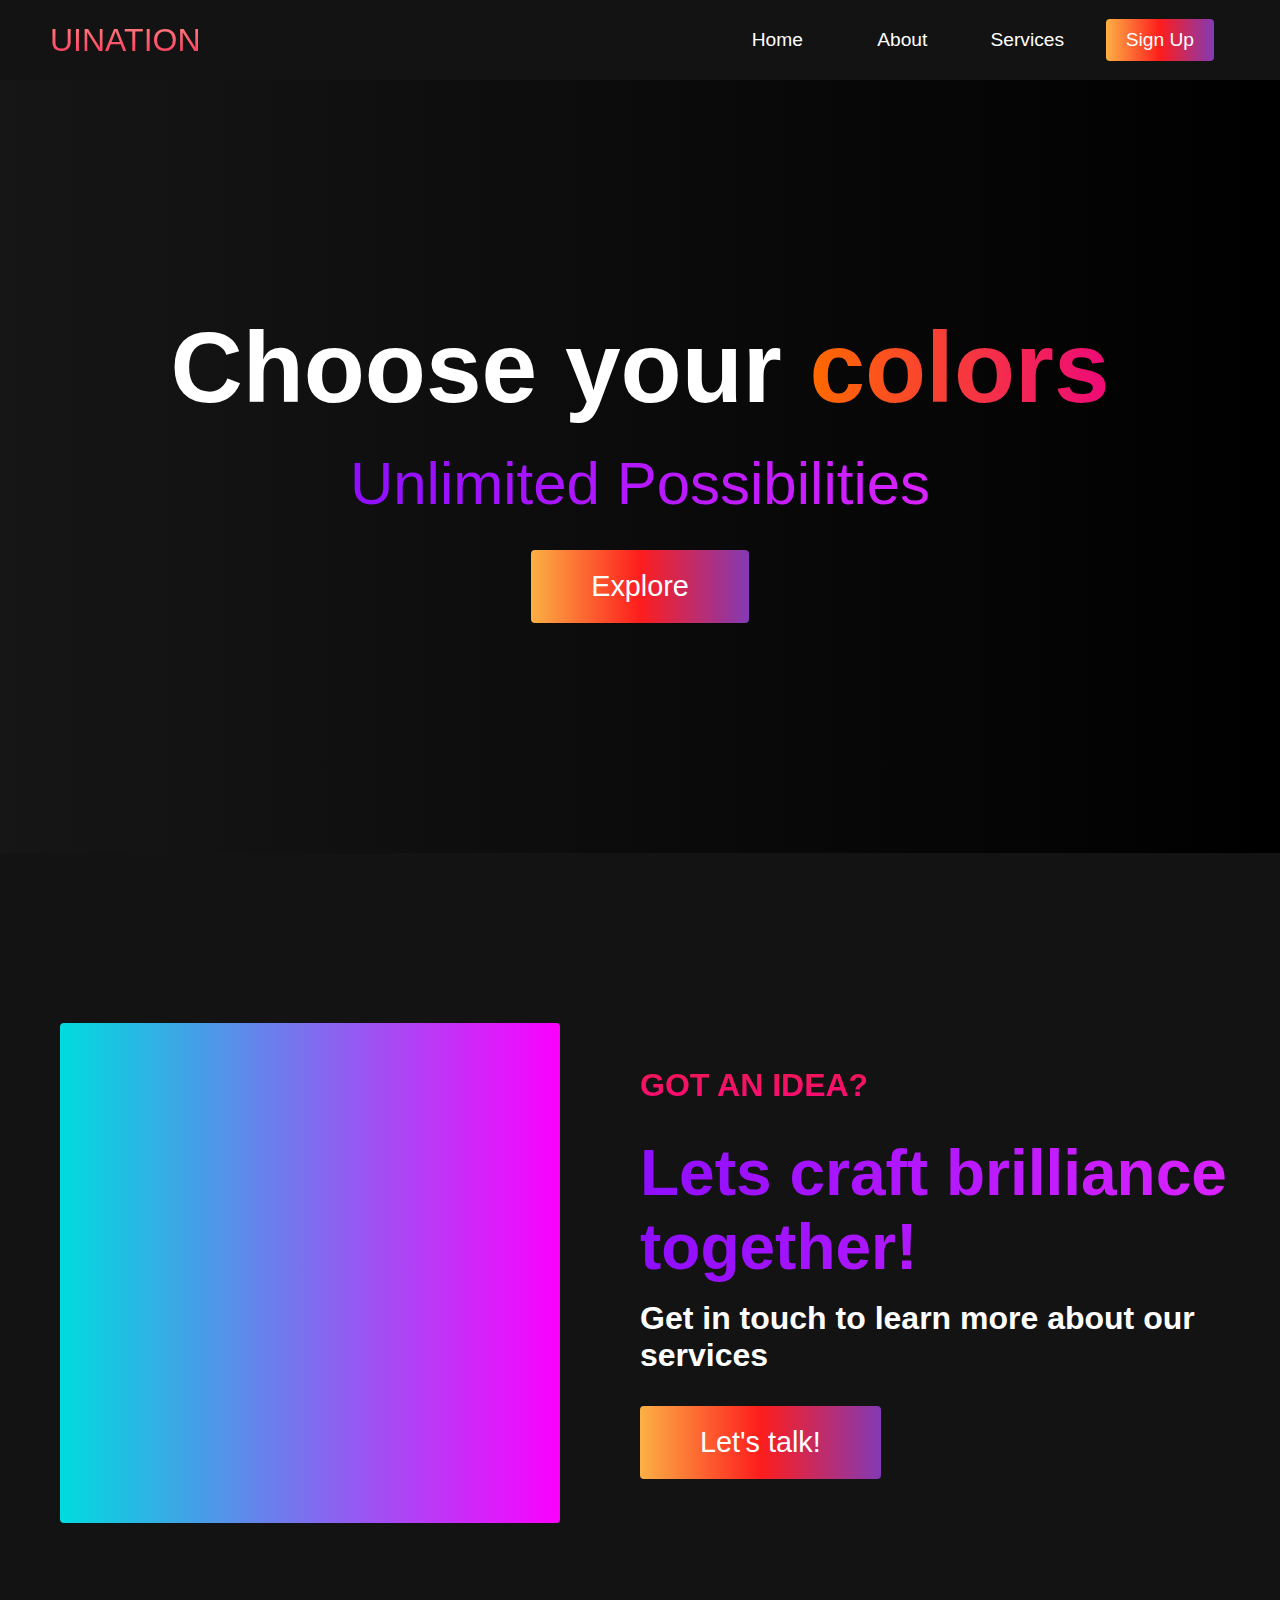
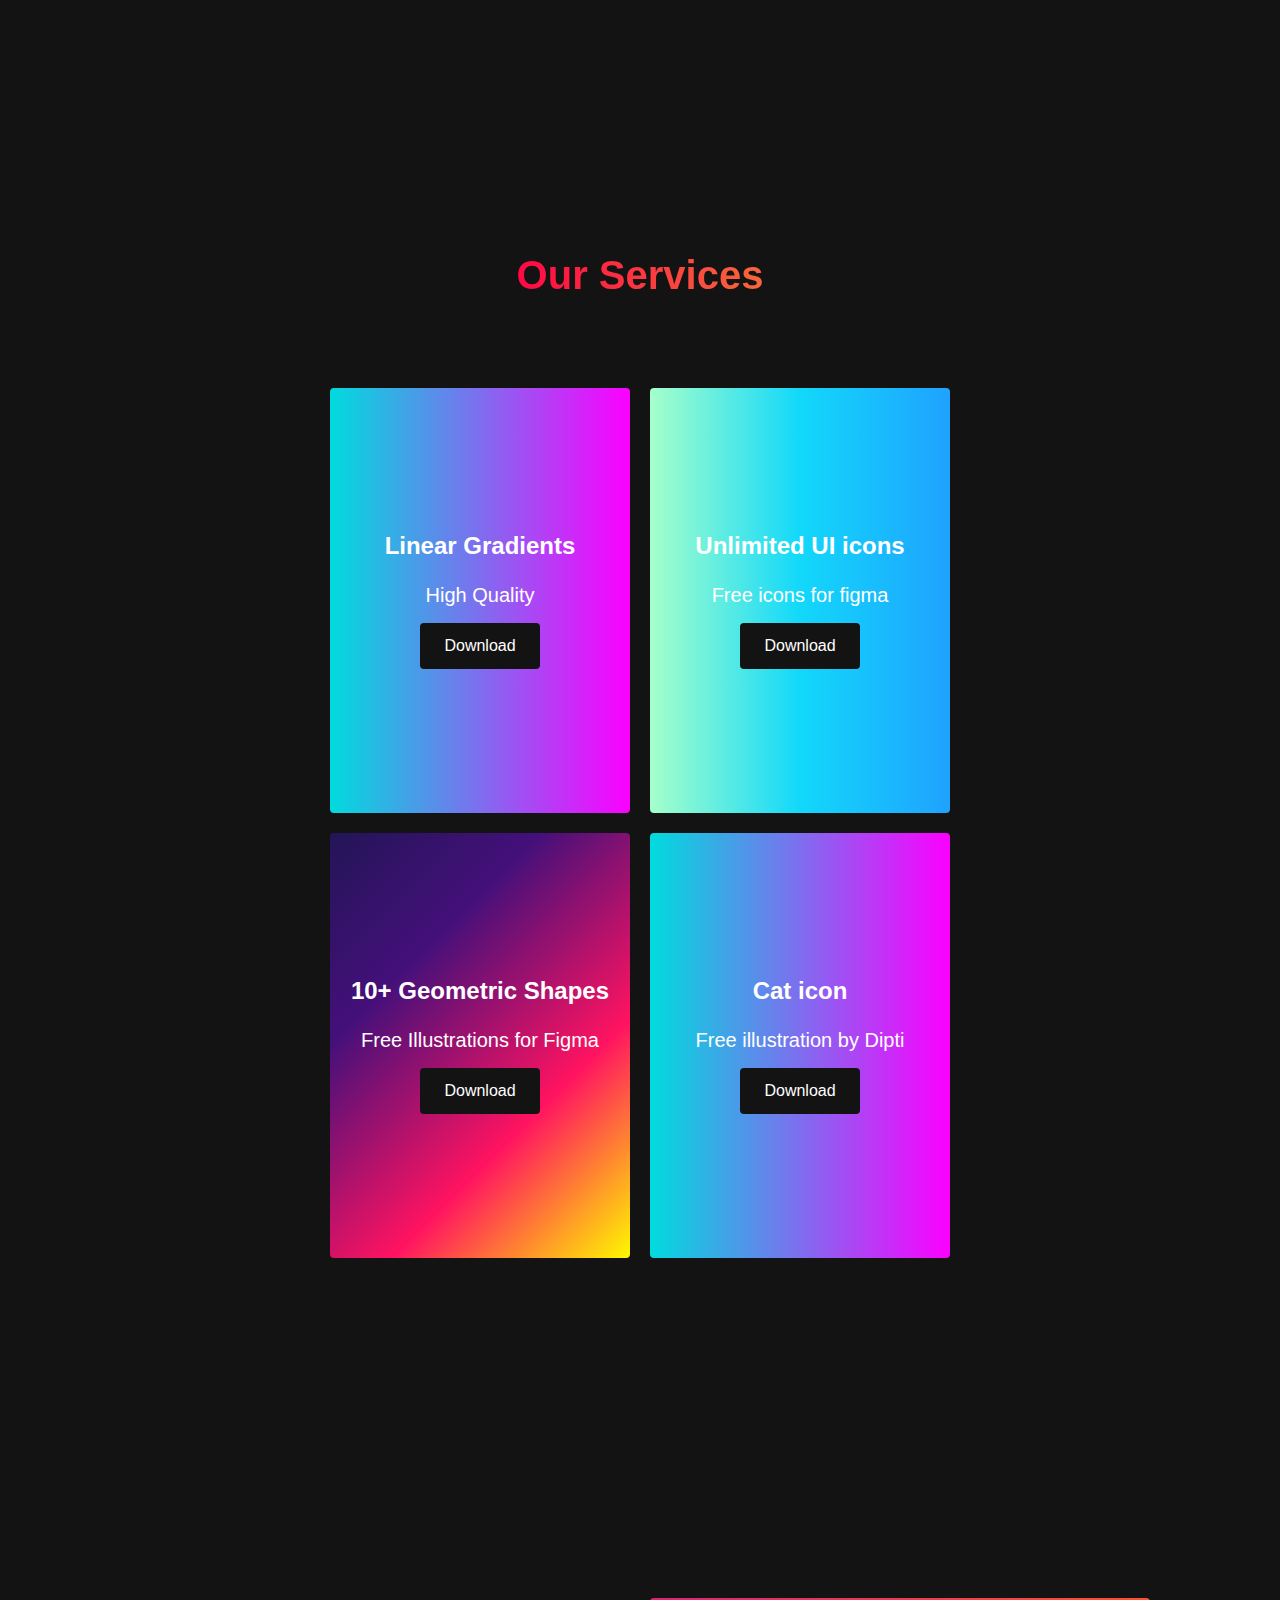
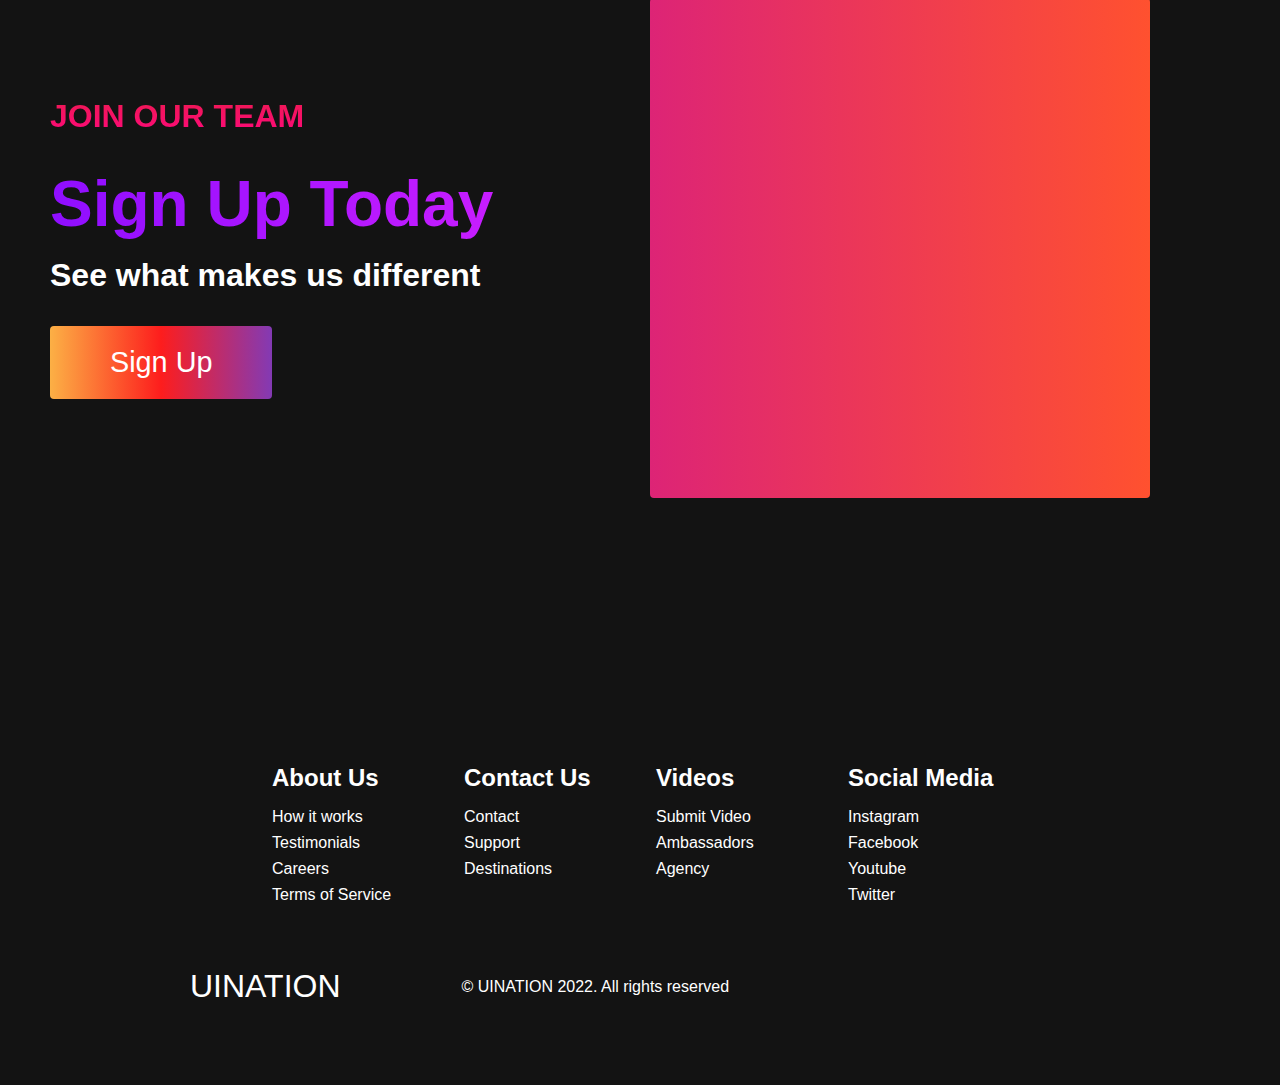
<file: index.html>
<!DOCTYPE html>
<html lang="en">
  <head>
    <meta charset="UTF-8" />
    <meta name="viewport" content="width=device-width, initial-scale=1.0" />
    <title>UiNation</title>
    <link rel="stylesheet" href="styles.css" />
    <link
      rel="stylesheet"
      href="https://use.fontawesome.com/releases/v5.14.0/css/all.css"
      integrity="sha384-HzLeBuhoNPvSl5KYnjx0BT+WB0QEEqLprO+NBkkk5gbc67FTaL7XIGa2w1L0Xbgc"
      crossorigin="anonymous"
    />
  </head>
  <body>
    <!-- Navbar Section -->
    <nav class="navbar">
      <div class="navbar__container">
        <a href="#home" id="navbar__logo">UINATION</a>
        <div class="navbar__toggle" id="mobile-menu">
          <span class="bar"></span> <span class="bar"></span>
          <span class="bar"></span>
        </div>
        <ul class="navbar__menu">
          <li class="navbar__item">
            <a href="#home" class="navbar__links" id="home-page">Home</a>
          </li>
          <li class="navbar__item">
            <a href="#about" class="navbar__links" id="about-page">About</a>
          </li>
          <li class="navbar__item">
            <a href="#services" class="navbar__links" id="services-page"
              >Services</a
            >
          </li>
          <li class="navbar__btn">
            <a href="login.html" class="button" id="signup">Sign Up</a>
          </li>
        </ul>
      </div>
    </nav>

    <!-- Hero Section -->
    <div class="hero" id="home">
      <div class="hero__container">
        <h1 class="hero__heading">Choose your <span>colors</span></h1>
        <p class="hero__description">Unlimited Possibilities</p>
        <button class="main__btn"><a href="https://coolors.co/eee2df-eed7c5-c89f9c-c97c5d-b36a5e" target="_blank" >Explore</a></button>
      </div>
    </div>

    <!-- About Section -->
    <div class="main" id="about">
      <div class="main__container">
        <div class="main__img--container">
          <div class="main__img--card"><i class="fas fa-layer-group"></i></div>
        </div>
        <div class="main__content">
          <h1>Got An Idea?</h1>
          <h2>Lets craft brilliance together!</h2>
          <p>Get in touch to learn more about our services</p>
          <button class="main__btn"><a href="mailto:diptisarkar576@gmail.com" target="_blank">Let's talk!</a></button>
        </div>
      </div>
    </div>

    <!-- Services Section -->
    <div class="services" id="services">
      <h1>Our Services</h1>
      <div class="services__wrapper">

        <div class="services__card">
          <h2>Linear Gradients</h2>
          <p>High Quality</p>
          <div class="services__btn"><button><a href="./files/gradients.zip" download='Gradients' class="download__btn">Download
          <i class="fa fa-download"></i></a></button></div>
        </div>

        <div class="services__card">
          <h2>Unlimited UI icons</h2>
          <p>Free icons for figma</p>
          <div class="services__btn"><button><a href="https://www.figma.com/community/file/1174538475725466192" target="_blank" class="download__btn">Download
          <i class="fa fa-download"></i></a></button></div>
        </div>

        <div class="services__card">
          <h2>10+ Geometric Shapes</h2>
          <p>Free Illustrations for Figma</p>
          <div class="services__btn"><button><a href="https://www.figma.com/community/file/1174537804350511695" target="_blank" class="download__btn">Download
          <i class="fa fa-download"></i></a></button></div>
        </div>

        <div class="services__card">
          <h2>Cat icon</h2>
          <p>Free illustration by Dipti</p>
          <div class="services__btn"><button><a href="https://www.figma.com/community/file/1104830617023134673" target="_blank" class="download__btn">Download
          <i class="fa fa-download"></i></a></button></div>
        </div>

      </div>
    </div>

    <!-- Features Section -->
    <div class="main" id="sign-up">
      <div class="main__container">
        <div class="main__content">
          <h1>Join Our Team</h1>
          <h2>Sign Up Today</h2>
          <p>See what makes us different</p>
          <button class="main__btn"><a href="login.html">Sign Up</a></button>
        </div>
        <div class="main__img--container">
          <div class="main__img--card" id="card-2">
            <i class="fas fa-users"></i>
          </div>
        </div>
      </div>
    </div>

    <!-- Footer Section -->
    <div class="footer__container">
      <div class="footer__links">
        <div class="footer__link--wrapper">
          <div class="footer__link--items">
            <h2>About Us</h2>
            <a href="/">How it works</a> <a href="/">Testimonials</a>
            <a href="/">Careers</a> <a href="/">Terms of Service</a>
          </div>
          <div class="footer__link--items">
            <h2>Contact Us</h2>
            <a href="mailto:diptisarkar576@gmail.com">Contact</a> <a href="/">Support</a>
            <a href="/">Destinations</a>
          </div>
        </div>
        <div class="footer__link--wrapper">
          <div class="footer__link--items">
            <h2>Videos</h2>
            <a href="/">Submit Video</a> <a href="/">Ambassadors</a>
            <a href="/">Agency</a>
          </div>
          <div class="footer__link--items">
            <h2>Social Media</h2>
            <a href="https://www.instagram.com/rhinogeeks/" target="_blank">Instagram</a> <a href="/">Facebook</a>
            <a href="https://www.youtube.com/channel/UCH0VwlYF-pY00_q2c5474oQ/featured" target="_blank">Youtube</a> <a href="/">Twitter</a>
          </div>
        </div>
      </div>
      <section class="social__media">
        <div class="social__media--wrap">
          <div class="footer__logo">
            <a href="/" id="footer__logo">UINATION</a>
          </div>
          <p class="website__rights">© UINATION 2022. All rights reserved</p>
          <div class="social__icons">
            <a href="/" class="social__icon--link" target="_blank"
              ><i class="fab fa-facebook"></i
            ></a>
            <a href="https://www.instagram.com/rhinogeeks/" target="_blank" class="social__icon--link"
              ><i class="fab fa-instagram"></i
            ></a>
            <a href="https://www.youtube.com/channel/UCH0VwlYF-pY00_q2c5474oQ/featured" target="_blank" class="social__icon--link"
              ><i class="fab fa-youtube"></i
            ></a>
            <a href="https://www.linkedin.com/company/74891073/admin/" target="_blank" class="social__icon--link"
              ><i class="fab fa-linkedin"></i
            ></a>
            <a href="/" class="social__icon--link"
              ><i class="fab fa-twitter"></i
            ></a>
          </div>
        </div>
      </section>
    </div>

    <script src="app.js"></script>
  </body>
</html>
</file>
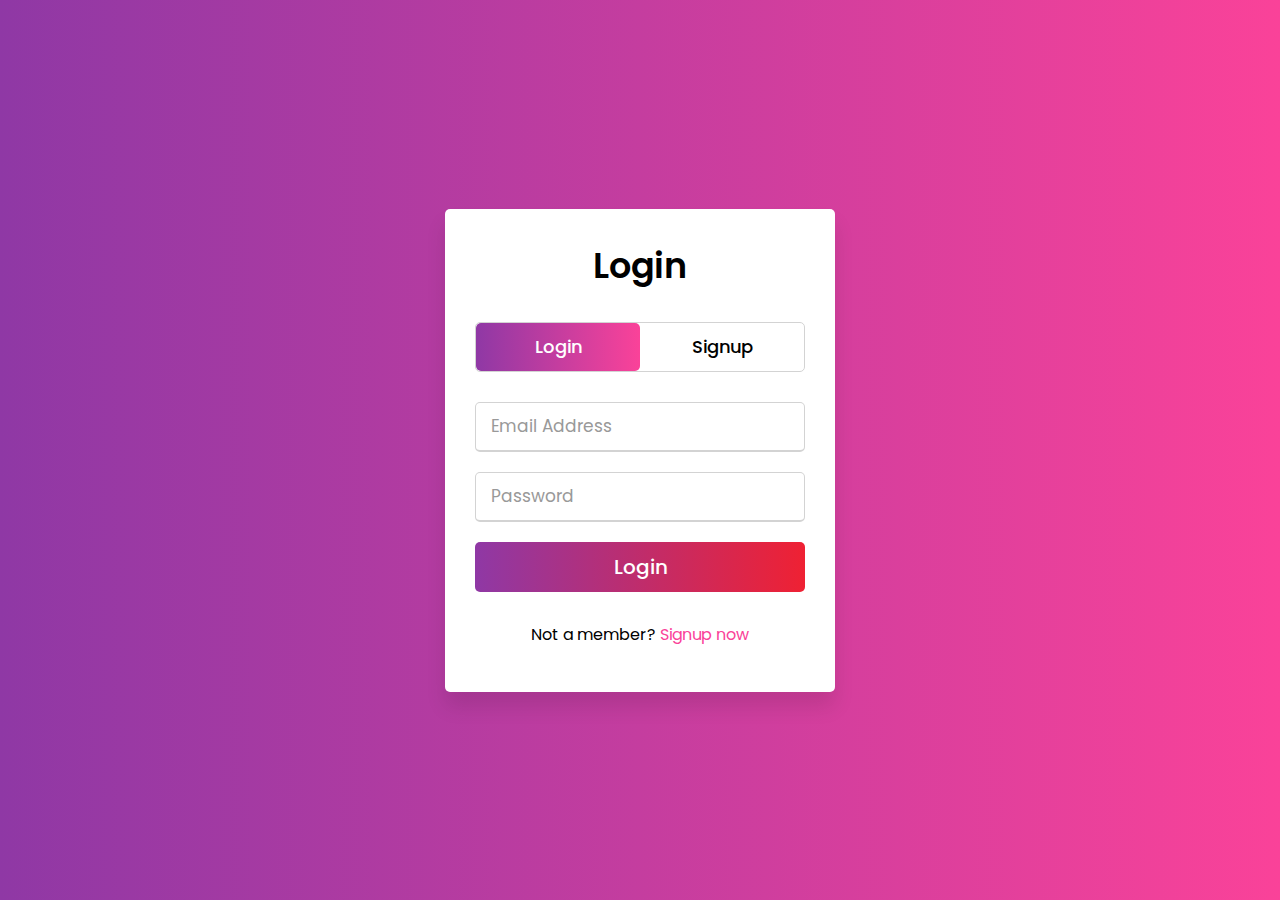
<file: login.html>
<!DOCTYPE html>
<html lang="en" dir="ltr">

<head>
  <meta charset="utf-8" />
  <title>UiNation</title>
  <link rel="stylesheet" href="login.css" />
  <meta name="viewport" content="width=device-width, initial-scale=1.0" />
</head>

<body>
  <div class="wrapper">
    <div class="title-text">
      <div class="title login">Login</div>
      <div class="title signup">Signup</div>
    </div>
    <div class="form-container">
      <div class="slide-controls">
        <input type="radio" name="slide" id="login" checked />
        <input type="radio" name="slide" id="signup" />
        <label for="login" class="slide login">Login</label>
        <label for="signup" class="slide signup">Signup</label>
        <div class="slider-tab"></div>
      </div>
      <div class="form-inner">
        <form action="index.html" class="login">
          <div class="field">
            <input type="email" placeholder="Email Address" required />
          </div>
          <div class="field">
            <input type="password" placeholder="Password" required />
          </div>

          <div class="field btn">
            <div class="btn-layer"></div>
            <input type="submit" value="Login" />
          </div>
          <div class="signup-link">
            Not a member? <a href="">Signup now</a>
          </div>
        </form>

        <div class="signup" name="form1">
          <div class="field">
            <input type="text" placeholder="Email Address" id="email" name="text1" required />
          </div>
          <div class="field">
            <input type="password" placeholder="Password" id="pass" maxlength="20" minlength="8" required />
          </div>
          <div class="field">
            <input type="password" placeholder="Confirm password" id="conf_pass" maxlength="20" minlength="8"
              required />
          </div>
          <div class="field btn">
            <div class="btn-layer"></div>
            <input type="submit" value="Signup" onclick="checkpassword();" />
          </div>
        </div>
      </div>
    </div>
  </div>
  <script>
    const loginText = document.querySelector(".title-text .login");
    const loginForm = document.querySelector("form.login");
    const loginBtn = document.querySelector("label.login");
    const signupBtn = document.querySelector("label.signup");
    const signupLink = document.querySelector("form .signup-link a");
    signupBtn.onclick = () => {
      loginForm.style.marginLeft = "-50%";
      loginText.style.marginLeft = "-50%";
    };
    loginBtn.onclick = () => {
      loginForm.style.marginLeft = "0%";
      loginText.style.marginLeft = "0%";
    };
    signupLink.onclick = () => {
      signupBtn.click();
      return false;
    };

    function checkpassword() {

      var email = document.getElementById("email").value;
      var password = document.getElementById("pass").value;
      var confirm_password = document.getElementById("conf_pass").value;

      if ((email.includes("@")) && (email.includes("."))) {
        // alert("email format correct")
        if (password === confirm_password) {
          window.location.href = "/"
        }
        if (password !== confirm_password) {
          alert("Password not matched");
        }
      }
      else {
        alert("please enter correct email")
      }
    }
  </script>
</body>

</html>
</file>
<file: styles.css>
* {
  box-sizing: border-box;
  margin: 0;
  padding: 0;
  font-family: "Kumbh Sans", sans-serif;
  scroll-behavior: smooth;
}

.navbar {
  background: #131313;
  height: 80px;
  display: flex;
  justify-content: center;
  align-items: center;
  font-size: 1.2rem;
  position: sticky;
  top: 0;
  z-index: 999;
}

.navbar__container {
  display: flex;
  justify-content: space-between;
  height: 80px;
  z-index: 1;
  width: 100%;
  max-width: 1300px;
  margin: 0 auto;
  padding: 0 50px;
}

#navbar__logo {
  background-color: #ff8177;
  background-image: linear-gradient(to top, #ff0844 0%, #ffb199 100%);
  background-size: 100%;
  -webkit-background-clip: text;
  -moz-background-clip: text;
  -webkit-text-fill-color: transparent;
  -moz-text-fill-color: transparent;
  display: flex;
  align-items: center;
  cursor: pointer;
  text-decoration: none;
  font-size: 2rem;
}

.navbar__menu {
  display: flex;
  align-items: center;
  list-style: none;
}

.navbar__item {
  height: 80px;
}

.navbar__links {
  color: #fff;
  display: flex;
  align-items: center;
  justify-content: center;
  width: 125px;
  text-decoration: none;
  height: 100%;
  transition: all 0.3s ease;
}

.navbar__btn {
  display: flex;
  justify-content: center;
  align-items: center;
  padding: 0 1rem;
  width: 100%;
}

.button {
  display: flex;
  justify-content: center;
  align-items: center;
  text-decoration: none;
  padding: 10px 20px;
  height: 100%;
  width: 100%;
  border: none;
  outline: none;
  border-radius: 4px;
  background: #833ab4;
  background: -webkit-linear-gradient(to right, #fcb045, #fd1d1d, #833ab4);
  background: linear-gradient(to right, #fcb045, #fd1d1d, #833ab4);
  color: #fff;
  transition: all 0.3s ease;
}

.navbar__links:hover {
  color: #9518fc;
  transition: all 0.3s ease;
}

@media screen and (max-width: 960px) {
  .navbar__container {
    display: flex;
    justify-content: space-between;
    height: 80px;
    z-index: 1;
    width: 100%;
    max-width: 1300px;
    padding: 0;
  }

  .navbar__menu {
    display: grid;
    grid-template-columns: auto;
    margin: 0;
    width: 100%;
    position: absolute;
    top: -1000px;
    opacity: 1;
    transition: all 0.5s ease;
    z-index: -1;
  }

  .navbar__menu.active {
    background: #131313;
    top: 100%;
    opacity: 1;
    transition: all 0.5s ease;
    z-index: 99;
    height: 60vh;
    font-size: 1.6rem;
  }

  #navbar__logo {
    padding-left: 25px;
  }

  .navbar__toggle .bar {
    width: 25px;
    height: 3px;
    margin: 5px auto;
    transition: all 0.3s ease-in-out;
    background: #fff;
  }

  .navbar__item {
    width: 100%;
  }

  .navbar__links {
    text-align: center;
    padding: 2rem;
    width: 100%;
    display: table;
  }

  .navbar__btn {
    padding-bottom: 2rem;
  }

  .button {
    display: flex;
    justify-content: center;
    align-items: center;
    width: 80%;
    height: 80px;
    margin: 0;
  }

  #mobile-menu {
    position: absolute;
    top: 20%;
    right: 5%;
    transform: translate(5%, 20%);
  }

  .navbar__toggle .bar {
    display: block;
    cursor: pointer;
  }

  #mobile-menu.is-active .bar:nth-child(2) {
    opacity: 0;
  }

  #mobile-menu.is-active .bar:nth-child(1) {
    transform: translateY(8px) rotate(45deg);
  }

  #mobile-menu.is-active .bar:nth-child(3) {
    transform: translateY(-8px) rotate(-45deg);
  }
}

/* Hero Section */
.hero {
  background: #000000;
  background: linear-gradient(to right, #161616, #000000);
  padding: 200px 0;
}

.hero__container {
  display: flex;
  flex-direction: column;
  justify-content: center;
  align-items: center;
  max-width: 1200px;
  margin: 0 auto;
  height: 90%;
  text-align: center;
  padding: 30px;
}

.hero__heading {
  font-size: 100px;
  margin-bottom: 24px;
  color: #fff;
}

.hero__heading span {
  background: #ee0979; /* fallback for old browsers */
  background: -webkit-linear-gradient(
    to right,
    #ff6a00,
    #ee0979
  ); /* Chrome 10-25, Safari 5.1-6 */
  background: linear-gradient(
    to right,
    #ff6a00,
    #ee0979
  ); /* W3C, IE 10+/ Edge, Firefox 16+, Chrome 26+, Opera 12+, Safari 7+ */
  background-size: 100%;
  -webkit-background-clip: text;
  -moz-background-clip: text;
  -webkit-text-fill-color: transparent;
  -mo-text-fill-color: transparent;
}

.hero__description {
  font-size: 60px;
  background: #da22ff; /* fallback for old browsers */
  background: -webkit-linear-gradient(
    to right,
    #9114ff,
    #da22ff
  ); /* Chrome 10-25, Safari 5.1-6 */
  background: linear-gradient(
    to right,
    #8f0eff,
    #da22ff
  ); /* W3C, IE 10+/ Edge, Firefox 16+, Chrome 26+, Opera 12+, Safari 7+ */
  background-size: 100%;
  -webkit-background-clip: text;
  -moz-background-clip: text;
  -webkit-text-fill-color: transparent;
  -moz-text-fill-color: transparent;
}

.highlight {
  border-bottom: 4px solid rgb(132, 0, 255);
}

@media screen and (max-width: 768px) {
  .hero__heading {
    font-size: 60px;
  }

  .hero__description {
    font-size: 40px;
  }
}

/* About Section */
.main {
  background-color: #131313;
  padding: 10rem 0;
}

.main__container {
  display: grid;
  grid-template-columns: 1fr 1fr;
  align-items: center;
  justify-content: center;
  margin: 0 auto;
  height: 90%;
  z-index: 1;
  width: 100%;
  max-width: 1300px;
  padding: 0 50px;
}

.main__content {
  color: #fff;
  width: 100%;
}

.main__content h1 {
  font-size: 2rem;
  background-color: #fe3b6f;
  background-image: linear-gradient(to top, #ff087b 0%, #ed1a52 100%);
  background-size: 100%;
  -webkit-background-clip: text;
  -moz-background-clip: text;
  -webkit-text-fill-color: transparent;
  -moz-text-fill-color: transparent;
  text-transform: uppercase;
  margin-bottom: 32px;
}

.main__content h2 {
  font-size: 4rem;
  background: #ff8177; /* fallback for old browsers */
  background: -webkit-linear-gradient(
    to right,
    #9114ff,
    #da22ff
  ); /* Chrome 10-25, Safari 5.1-6 */
  background: linear-gradient(
    to right,
    #8f0eff,
    #da22ff
  ); /* W3C, IE 10+/ Edge, Firefox 16+, Chrome 26+, Opera 12+, Safari 7+ */
  background-size: 100%;
  -webkit-background-clip: text;
  -moz-background-clip: text;
  -webkit-text-fill-color: transparent;
  -moz-text-fill-color: transparent;
}

.main__content p {
  margin-top: 1rem;
  font-size: 2rem;
  font-weight: 700;
}

.main__btn {
  font-size: 1.8rem;
  background: #833ab4;
  background: -webkit-linear-gradient(to right, #fcb045, #fd1d1d, #833ab4);
  background: linear-gradient(to right, #fcb045, #fd1d1d, #833ab4);
  padding: 20px 60px;
  border: none;
  border-radius: 4px;
  margin-top: 2rem;
  cursor: pointer;
  position: relative;
  transition: all 0.35s;
  outline: none;
}

.main__btn a {
  position: relative;
  z-index: 2;
  color: #fff;
  text-decoration: none;
}

.main__btn:after {
  position: absolute;
  content: "";
  top: 0;
  left: 0;
  width: 0;
  height: 100%;
  background: #ff1ead;
  transition: all 0.35s;
  border-radius: 4px;
}

.main__btn:hover {
  color: #fff;
}

.main__btn:hover:after {
  width: 100%;
}

.main__img--container {
  text-align: center;
}

.main__img--card {
  margin: 10px;
  height: 500px;
  width: 500px;
  border-radius: 4px;
  display: flex;
  flex-direction: column;
  justify-content: center;
  color: #fff;
  background-image: linear-gradient(to right, #00dbde 0%, #fc00ff 100%);
}

.fa-layer-group,
.fa-users {
  font-size: 14rem;
}

#card-2 {
  background: #ff512f;
  background: -webkit-linear-gradient(to right, #dd2476, #ff512f);
  background: linear-gradient(to right, #dd2476, #ff512f);
}

/* Mobile Responsive */
@media screen and (max-width: 1100px) {
  .main__container {
    display: grid;
    grid-template-columns: 1fr;
    align-items: center;
    justify-content: center;
    width: 100%;
    margin: 0 auto;
    height: 90%;
  }

  .main__img--container {
    display: flex;
    justify-content: center;
  }

  .main__img--card {
    height: 425px;
    width: 425px;
  }

  .main__content {
    text-align: center;
    margin-bottom: 4rem;
  }

  .main__content h1 {
    font-size: 2.5rem;
    margin-top: 2rem;
  }

  .main__content h2 {
    font-size: 3rem;
  }

  .main__content p {
    margin-top: 1rem;
    font-size: 1.5rem;
  }
}

@media screen and (max-width: 480px) {
  .main__img--card {
    width: 250px;
    height: 250px;
  }

  .fa-users,
  .fa-layer-group {
    font-size: 4rem;
  }

  .main__content h1 {
    font-size: 2rem;
    margin-top: 3rem;
  }
  .main__content h2 {
    font-size: 2rem;
  }

  .main__content p {
    margin-top: 2rem;
  }

  .main__btn {
    padding: 12px 36px;
    margin: 2.5rem 0;
  }
}

/* Services Section */
.services {
  background: #131313;
  display: flex;
  flex-direction: column;
  justify-content: center;
  align-items: center;
  height: 100%;
  padding: 10rem 0;
}

.services h1 {
  background-color: #ff8177;
  background-image: linear-gradient(to right, #ff0844 0%, #f7673c 100%);
  background-size: 100%;
  -webkit-background-clip: text;
  -moz-background-clip: text;
  -webkit-text-fill-color: transparent;
  -moz-text-fill-color: transparent;
  margin-bottom: 5rem;
  font-size: 2.5rem;
}

.services__wrapper {
  display: grid;
  grid-template-columns: 1fr 1fr 1fr 1fr;
  grid-template-rows: 1fr;
}

.services__card {
  margin: 10px;
  height: 425px;
  width: 300px;
  border-radius: 4px;
  display: flex;
  flex-direction: column;
  justify-content: center;
  color: #fff;
  background-image: linear-gradient(to right, #00dbde 0%, #fc00ff 100%);
  transition: 0.3s ease-in;
}

.services__card:nth-child(2) {
  background: #1fa2ff; /* fallback for old browsers */
  background: -webkit-linear-gradient(
    to right,
    #a6ffcb,
    #12d8fa,
    #1fa2ff
  ); /* Chrome 10-25, Safari 5.1-6 */
  background: linear-gradient(
    to right,
    #a6ffcb,
    #12d8fa,
    #1fa2ff
  ); /* W3C, IE 10+/ Edge, Firefox 16+, Chrome 26+, Opera 12+, Safari 7+ */
}

.services__card:nth-child(3) {
  background-image: linear-gradient(
    -225deg,
    #231557 0%,
    #44107a 29%,
    #ff1361 67%,
    #fff800 100%
  );
}

.services__card h2 {
  text-align: center;
}

.services__card p {
  text-align: center;
  margin-top: 24px;
  font-size: 20px;
}

.services__btn {
  display: flex;
  justify-content: center;
  margin-top: 16px;
}

.services__card button {
  color: #fff;
  padding: 14px 24px;
  border: none;
  outline: none;
  border-radius: 4px;
  background: #131313;
  font-size: 1rem;
}

.services__card button:hover {
  cursor: pointer;
}

.services__card:hover {
  transform: scale(1.075);
  transition: 0.3s ease-in;
  cursor: pointer;
}

@media screen and (max-width: 1300px) {
  .services__wrapper {
    grid-template-columns: 1fr 1fr;
  }
}

@media screen and (max-width: 768px) {
  .services__wrapper {
    grid-template-columns: 1fr;
  }
}

/* Footer CSS */
.footer__container {
  background-color: #131313;
  padding: 5rem 0;
  display: flex;
  flex-direction: column;
  justify-content: center;
  align-items: center;
}

#footer__logo {
  color: #fff;
  display: flex;
  align-items: center;
  cursor: pointer;
  text-decoration: none;
  font-size: 2rem;
}

.footer__links {
  width: 100%;
  max-width: 1000px;
  display: flex;
  justify-content: center;
}

.footer__link--wrapper {
  display: flex;
}

.footer__link--items {
  display: flex;
  flex-direction: column;
  align-items: flex-start;
  margin: 16px;
  text-align: left;
  width: 160px;
  box-sizing: border-box;
}

.footer__link--items h2 {
  margin-bottom: 16px;
  color: #fff;
}

.footer__link--items a {
  color: #fff;
  text-decoration: none;
  margin-bottom: 0.5rem;
  transition: 0.3 ease-out;
}

.footer__link--items a:hover {
  color: #e9e9e9;
  transition: 0.3 ease-out;
}

.social__icon--link {
  color: #fff;
  font-size: 24px;
}

.social__media {
  max-width: 1000px;
  width: 100%;
}

.social__media--wrap {
  display: flex;
  justify-content: space-between;
  align-items: center;
  width: 90%;
  max-width: 1000px;
  margin: 40px auto 0 auto;
}

.social__icons {
  display: flex;
  justify-content: space-between;
  align-items: center;
  width: 240px;
}

.website__rights {
  color: #fff;
}

@media screen and (max-width: 820px) {
  .footer__links {
    padding-top: 2rem;
  }

  #footer__logo {
    margin-bottom: 2rem;
  }

  .website__rights {
    margin-bottom: 2rem;
  }

  .footer__link--wrapper {
    flex-direction: column;
  }

  .social__media--wrap {
    flex-direction: column;
  }
}

@media screen and (max-width: 480px) {
  .footer__link--items {
    margin: 0;
    padding: 10px;
    width: 100%;
  }
}



a:link {
  color: white;
  background-color: transparent;
  text-decoration: none;
}

a:visited {
  color: white;
  background-color: transparent;
  text-decoration: none;
}
</file>
<file: login.css>
@import url("https://fonts.googleapis.com/css?family=Poppins:400,500,600,700&display=swap");

* {
  margin: 0;
  padding: 0;
  box-sizing: border-box;
  font-family: "Poppins", sans-serif;
}

html,
body {
  display: grid;
  height: 100%;
  width: 100%;
  place-items: center;
  background: -webkit-linear-gradient(left, #8f38a5, #fa4299);
}

::selection {
  background: #fa4299;
  color: #fff;
}

.wrapper {
  overflow: hidden;
  max-width: 390px;
  background: #fff;
  padding: 30px;
  border-radius: 5px;
  box-shadow: 0px 15px 20px rgba(0, 0, 0, 0.1);
}

.wrapper .title-text {
  display: flex;
  width: 200%;
}

.wrapper .title {
  width: 50%;
  font-size: 35px;
  font-weight: 600;
  text-align: center;
  transition: all 0.6s cubic-bezier(0.68, -0.55, 0.265, 1.55);
}

.wrapper .slide-controls {
  position: relative;
  display: flex;
  height: 50px;
  width: 100%;
  overflow: hidden;
  margin: 30px 0 10px 0;
  justify-content: space-between;
  border: 1px solid lightgrey;
  border-radius: 5px;
}

.slide-controls .slide {
  height: 100%;
  width: 100%;
  color: #fff;
  font-size: 18px;
  font-weight: 500;
  text-align: center;
  line-height: 48px;
  cursor: pointer;
  z-index: 1;
  transition: all 0.6s ease;
}

.slide-controls label.signup {
  color: #000;
}

.slide-controls .slider-tab {
  position: absolute;
  height: 100%;
  width: 50%;
  left: 0;
  z-index: 0;
  border-radius: 5px;
  background: -webkit-linear-gradient(left, #8f38a5, #fa4299);
  transition: all 0.6s cubic-bezier(0.68, -0.55, 0.265, 1.55);
}

input[type="radio"] {
  display: none;
}

#signup:checked~.slider-tab {
  left: 50%;
}

#signup:checked~label.signup {
  color: #fff;
  cursor: default;
  user-select: none;
}

#signup:checked~label.login {
  color: #000;
}

#login:checked~label.signup {
  color: #000;
}

#login:checked~label.login {
  cursor: default;
  user-select: none;
}

.wrapper .form-container {
  width: 100%;
  overflow: hidden;
}

.form-container .form-inner {
  display: flex;
  width: 200%;
}

.form-container .form-inner form {
  width: 50%;
  transition: all 0.6s cubic-bezier(0.68, -0.55, 0.265, 1.55);
}

.form-inner form .field {
  height: 50px;
  width: 100%;
  margin-top: 20px;
}

.form-inner form .field input {
  height: 100%;
  width: 100%;
  outline: none;
  padding-left: 15px;
  border-radius: 5px;
  border: 1px solid lightgrey;
  border-bottom-width: 2px;
  font-size: 17px;
  transition: all 0.3s ease;
}

.form-inner form .field input:focus {
  border-color: #fc83bb;
  box-shadow: inset 0 0 3px #fb6aae;
}

.form-inner form .field input::placeholder {
  color: #999;
  transition: all 0.3s ease;
}

form .field input:focus::placeholder {
  color: #b3b3b3;
}

.form-inner form .pass-link {
  margin-top: 5px;
}

.form-inner form .signup-link {
  text-align: center;
  margin-top: 30px;
}

.form-inner form .pass-link a,
.form-inner form .signup-link a {
  color: #fa4299;
  text-decoration: none;
}

.form-inner form .pass-link a:hover,
.form-inner form .signup-link a:hover {
  text-decoration: underline;
}

form .btn {
  height: 50px;
  width: 100%;
  border-radius: 5px;
  position: relative;
  overflow: hidden;
}

form .btn .btn-layer {
  height: 100%;
  width: 300%;
  position: absolute;
  left: -100%;
  background: -webkit-linear-gradient(right,
      #fc9f40,
      #ef2133,
      #8f38a5,
      #fa4299);
  border-radius: 5px;
  transition: all 0.4s ease;
}

form .btn:hover .btn-layer {
  left: 0;
}

form .btn input[type="submit"] {
  height: 100%;
  width: 100%;
  z-index: 1;
  position: relative;
  background: none;
  border: none;
  color: #fff;
  padding-left: 0;
  border-radius: 5px;
  font-size: 20px;
  font-weight: 500;
  cursor: pointer;
}

.signup {
  width: 50%;
}

.signup .field {
  height: 50px;
  width: 100%;
  margin-top: 20px;
}

.signup input {
  height: 100%;
  width: 100%;
  outline: none;
  padding-left: 15px;
  border-radius: 5px;
  border: 1px solid lightgrey;
  border-bottom-width: 2px;
  font-size: 17px;
  transition: all 0.3s ease;
}

.signup .btn {
  height: 50px;
  width: 100%;
  border-radius: 5px;
  position: relative;
  overflow: hidden;
}

.signup .btn .btn-layer {
  height: 100%;
  width: 300%;
  position: absolute;
  left: -100%;
  background: -webkit-linear-gradient(right,
      #fc9f40,
      #ef2133,
      #8f38a5,
      #fa4299);
  border-radius: 5px;
  transition: all 0.4s ease;
}

.signup .btn:hover .btn-layer {
  left: 0;
}

.signup .btn input[type="submit"] {
  height: 100%;
  width: 100%;
  z-index: 1;
  position: relative;
  background: none;
  border: none;
  color: #fff;
  padding-left: 0;
  border-radius: 5px;
  font-size: 20px;
  font-weight: 500;
  cursor: pointer;
}
</file>
